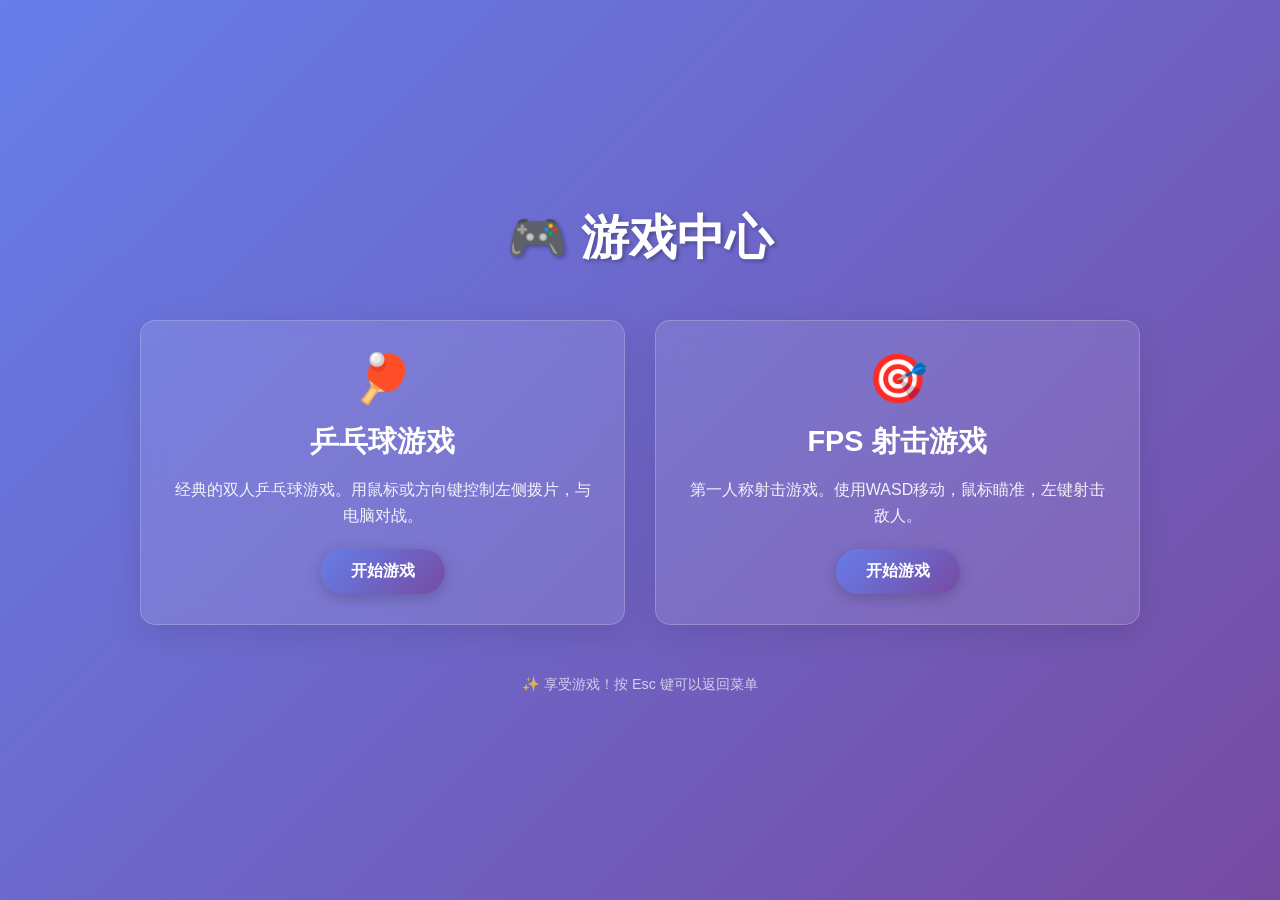
<file: index.html>
<!DOCTYPE html>
<html lang="zh-CN">
<head>
    <meta charset="UTF-8">
    <meta name="viewport" content="width=device-width, initial-scale=1.0">
    <title>游戏中心</title>
    <style>
        * {
            margin: 0;
            padding: 0;
            box-sizing: border-box;
        }

        body {
            font-family: 'Segoe UI', Tahoma, Geneva, Verdana, sans-serif;
            background: linear-gradient(135deg, #667eea 0%, #764ba2 100%);
            min-height: 100vh;
            display: flex;
            justify-content: center;
            align-items: center;
            padding: 20px;
        }

        .container {
            max-width: 1000px;
            width: 100%;
        }

        h1 {
            text-align: center;
            color: white;
            margin-bottom: 50px;
            font-size: 3em;
            text-shadow: 2px 2px 4px rgba(0, 0, 0, 0.3);
        }

        .games-grid {
            display: grid;
            grid-template-columns: repeat(auto-fit, minmax(300px, 1fr));
            gap: 30px;
            margin-bottom: 50px;
        }

        .game-card {
            background: rgba(255, 255, 255, 0.1);
            backdrop-filter: blur(10px);
            border: 1px solid rgba(255, 255, 255, 0.2);
            border-radius: 15px;
            padding: 30px;
            text-align: center;
            transition: all 0.3s ease;
            cursor: pointer;
            transform: translateY(0);
            box-shadow: 0 8px 32px rgba(0, 0, 0, 0.1);
        }

        .game-card:hover {
            transform: translateY(-10px);
            background: rgba(255, 255, 255, 0.2);
            box-shadow: 0 15px 40px rgba(0, 0, 0, 0.2);
        }

        .game-card h2 {
            color: white;
            margin-bottom: 15px;
            font-size: 1.8em;
        }

        .game-card p {
            color: rgba(255, 255, 255, 0.9);
            margin-bottom: 20px;
            line-height: 1.6;
        }

        .game-icon {
            font-size: 3em;
            margin-bottom: 15px;
        }

        .play-btn {
            display: inline-block;
            background: linear-gradient(135deg, #667eea 0%, #764ba2 100%);
            color: white;
            padding: 12px 30px;
            border: none;
            border-radius: 25px;
            font-size: 1em;
            font-weight: bold;
            cursor: pointer;
            transition: all 0.3s ease;
            text-decoration: none;
            box-shadow: 0 4px 15px rgba(0, 0, 0, 0.2);
        }

        .play-btn:hover {
            transform: scale(1.05);
            box-shadow: 0 6px 20px rgba(0, 0, 0, 0.3);
        }

        .play-btn:active {
            transform: scale(0.98);
        }

        footer {
            text-align: center;
            color: rgba(255, 255, 255, 0.7);
            margin-top: 50px;
            font-size: 0.9em;
        }

        @media (max-width: 768px) {
            h1 {
                font-size: 2em;
                margin-bottom: 30px;
            }

            .games-grid {
                grid-template-columns: 1fr;
                gap: 20px;
            }

            .game-card {
                padding: 20px;
            }

            .game-card h2 {
                font-size: 1.5em;
            }
        }
    </style>
</head>
<body>
    <div class="container">
        <h1>🎮 游戏中心</h1>
        
        <div class="games-grid">
            <!-- 乒乓球游戏 -->
            <div class="game-card">
                <div class="game-icon">🏓</div>
                <h2>乒乓球游戏</h2>
                <p>经典的双人乒乓球游戏。用鼠标或方向键控制左侧拨片，与电脑对战。</p>
                <a href="pong-game/" class="play-btn">开始游戏</a>
            </div>

            <!-- FPS游戏 -->
            <div class="game-card">
                <div class="game-icon">🎯</div>
                <h2>FPS 射击游戏</h2>
                <p>第一人称射击游戏。使用WASD移动，鼠标瞄准，左键射击敌人。</p>
                <a href="fps-game/" class="play-btn">开始游戏</a>
            </div>
        </div>

        <footer>
            <p>✨ 享受游戏！按 Esc 键可以返回菜单</p>
        </footer>
    </div>
</body>
</html>
</file>
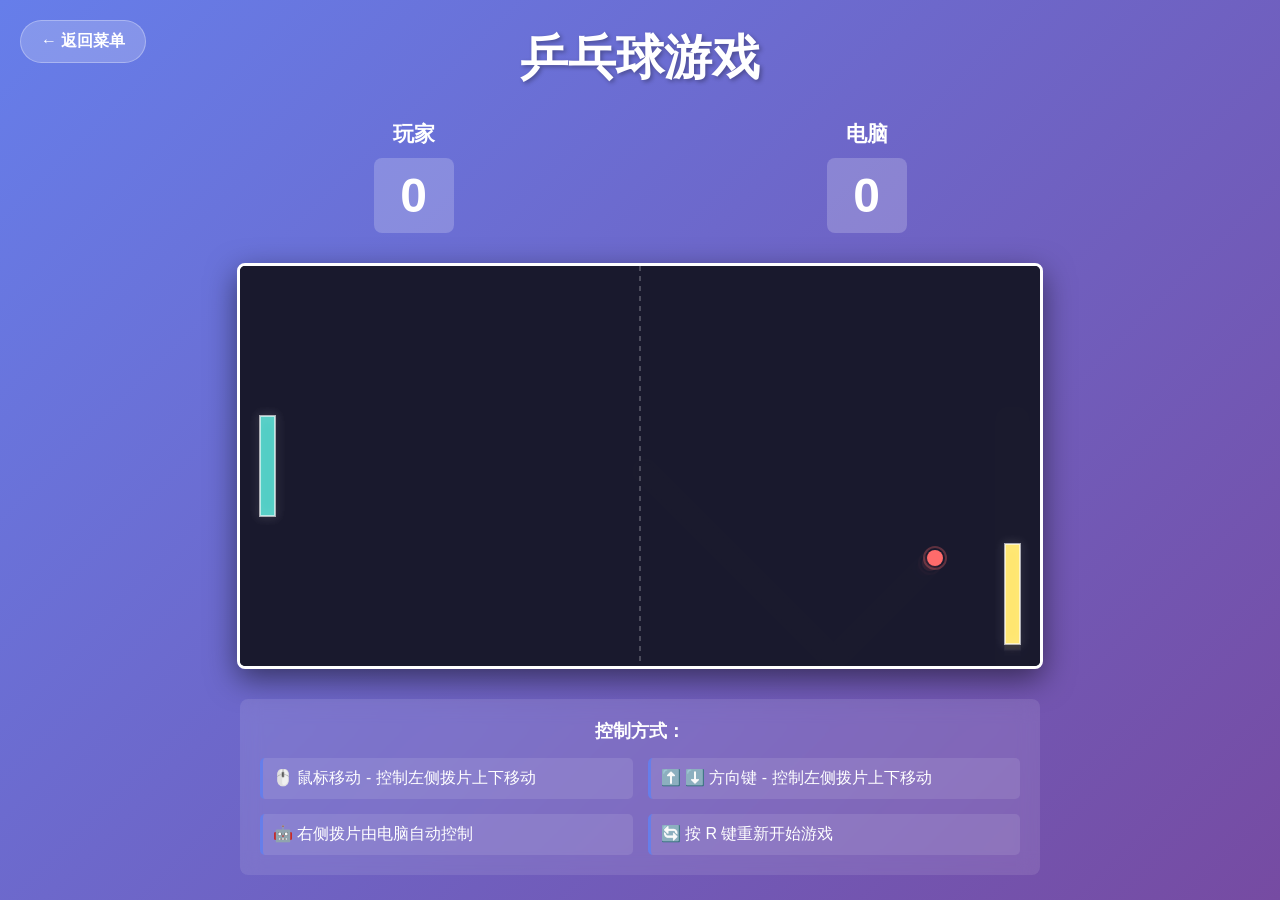
<file: pong-game/index.html>
<!DOCTYPE html>
<html lang="zh-CN">
<head>
    <meta charset="UTF-8">
    <meta name="viewport" content="width=device-width, initial-scale=1.0">
    <title>乒乓球游戏</title>
    <link rel="stylesheet" href="style.css">
</head>
<body>
    <a href="../" class="back-btn">← 返回菜单</a>
    
    <div class="container">
        <h1>乒乓球游戏</h1>
        <div class="game-info">
            <div class="player-score">
                <span class="label">玩家</span>
                <span class="score" id="playerScore">0</span>
            </div>
            <div class="ai-score">
                <span class="label">电脑</span>
                <span class="score" id="aiScore">0</span>
            </div>
        </div>
        
        <canvas id="gameCanvas" width="800" height="400"></canvas>
        
        <div class="instructions">
            <p><strong>控制方式：</strong></p>
            <ul>
                <li>🖱️ 鼠标移动 - 控制左侧拨片上下移动</li>
                <li>⬆️ ⬇️ 方向键 - 控制左侧拨片上下移动</li>
                <li>🤖 右侧拨片由电脑自动控制</li>
                <li>🔄 按 R 键重新开始游戏</li>
            </ul>
        </div>
    </div>

    <script src="script.js"></script>
</body>
</html>
</file>
<file: pong-game/style.css>
* {
    margin: 0;
    padding: 0;
    box-sizing: border-box;
}

body {
    font-family: 'Segoe UI', Tahoma, Geneva, Verdana, sans-serif;
    display: flex;
    flex-direction: column;
    justify-content: center;
    align-items: center;
    min-height: 100vh;
    background: linear-gradient(135deg, #667eea 0%, #764ba2 100%);
    padding: 20px;
}

.back-btn {
    position: absolute;
    top: 20px;
    left: 20px;
    background: rgba(255, 255, 255, 0.2);
    color: white;
    padding: 10px 20px;
    border-radius: 25px;
    text-decoration: none;
    font-weight: bold;
    transition: all 0.3s ease;
    border: 1px solid rgba(255, 255, 255, 0.3);
}

.back-btn:hover {
    background: rgba(255, 255, 255, 0.3);
    transform: translateX(-5px);
}

.container {
    text-align: center;
}

h1 {
    color: white;
    margin-bottom: 30px;
    font-size: 3em;
    text-shadow: 2px 2px 4px rgba(0, 0, 0, 0.3);
}

.game-info {
    display: flex;
    justify-content: space-around;
    margin-bottom: 30px;
    gap: 100px;
    color: white;
    font-size: 1.2em;
}

.player-score, .ai-score {
    display: flex;
    flex-direction: column;
    align-items: center;
    gap: 10px;
}

.label {
    font-weight: bold;
    font-size: 1.1em;
}

.score {
    font-size: 2.5em;
    font-weight: bold;
    background: rgba(255, 255, 255, 0.2);
    padding: 10px 20px;
    border-radius: 8px;
    min-width: 80px;
}

#gameCanvas {
    display: block;
    background: linear-gradient(to bottom, #1a1a2e, #16213e);
    border: 3px solid white;
    border-radius: 8px;
    margin: 30px auto;
    box-shadow: 0 10px 30px rgba(0, 0, 0, 0.5);
    cursor: none;
}

.instructions {
    background: rgba(255, 255, 255, 0.1);
    color: white;
    padding: 20px;
    border-radius: 8px;
    margin-top: 30px;
    backdrop-filter: blur(10px);
    max-width: 800px;
    margin-left: auto;
    margin-right: auto;
}

.instructions p {
    font-weight: bold;
    margin-bottom: 15px;
    font-size: 1.1em;
}

.instructions ul {
    list-style: none;
    display: grid;
    grid-template-columns: 1fr 1fr;
    gap: 15px;
    text-align: left;
}

.instructions li {
    padding: 10px;
    background: rgba(255, 255, 255, 0.1);
    border-radius: 5px;
    border-left: 3px solid #667eea;
}

@media (max-width: 600px) {
    h1 {
        font-size: 2em;
    }
    
    .game-info {
        gap: 30px;
        margin-bottom: 20px;
    }
    
    #gameCanvas {
        max-width: 100%;
        height: auto;
    }
    
    .instructions ul {
        grid-template-columns: 1fr;
    }
}
</file>
